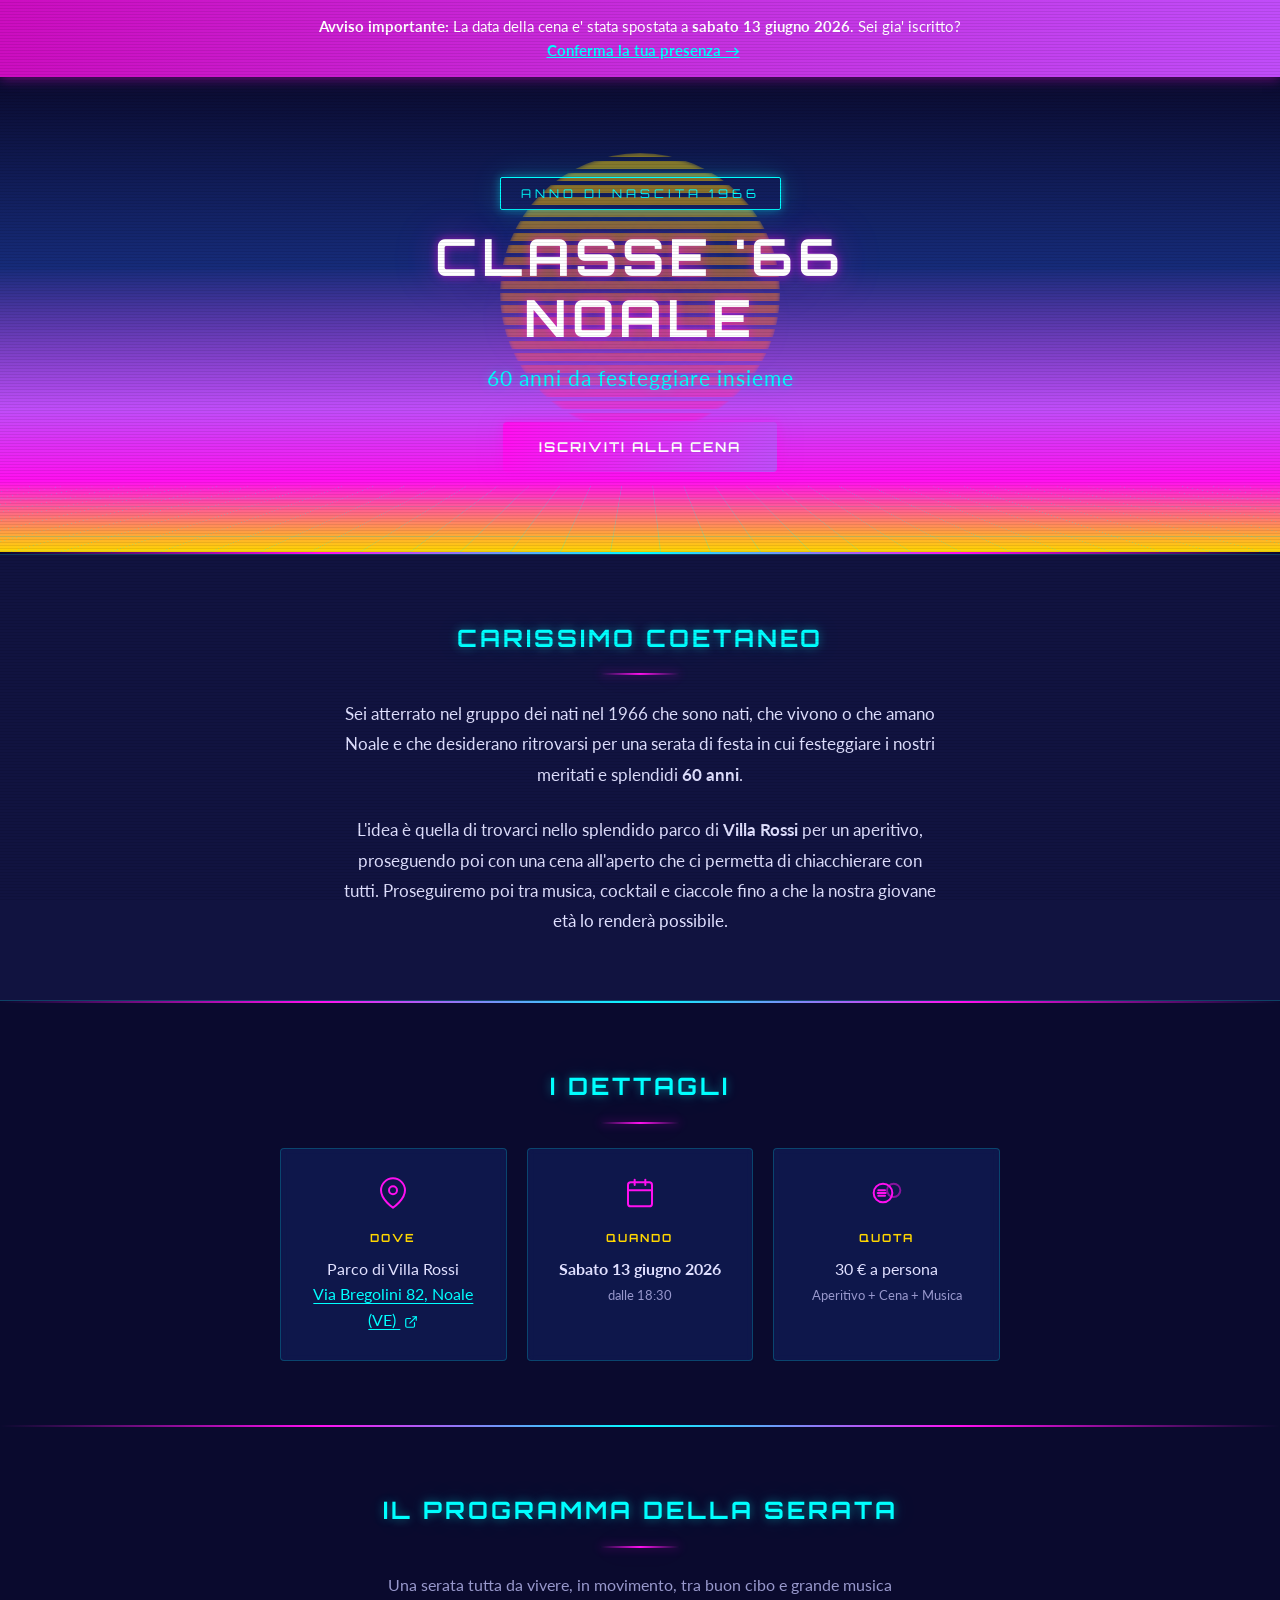
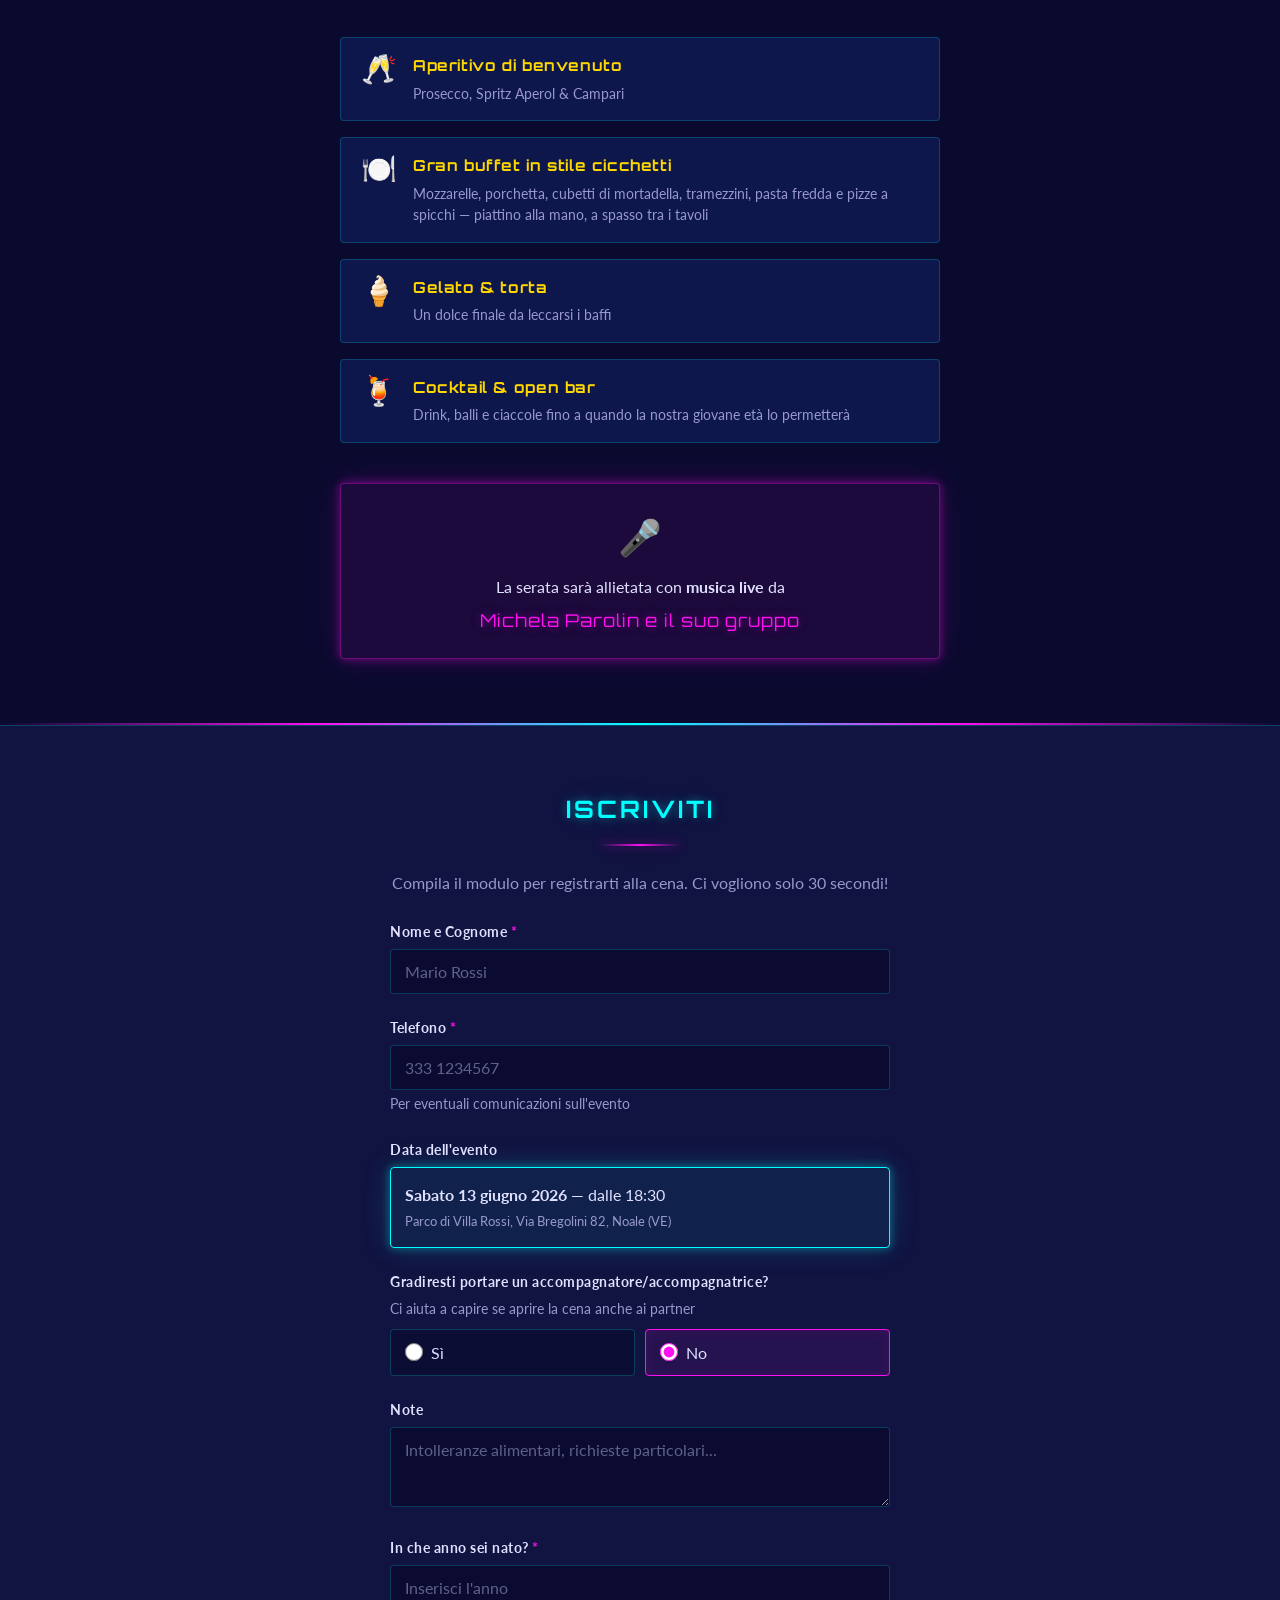
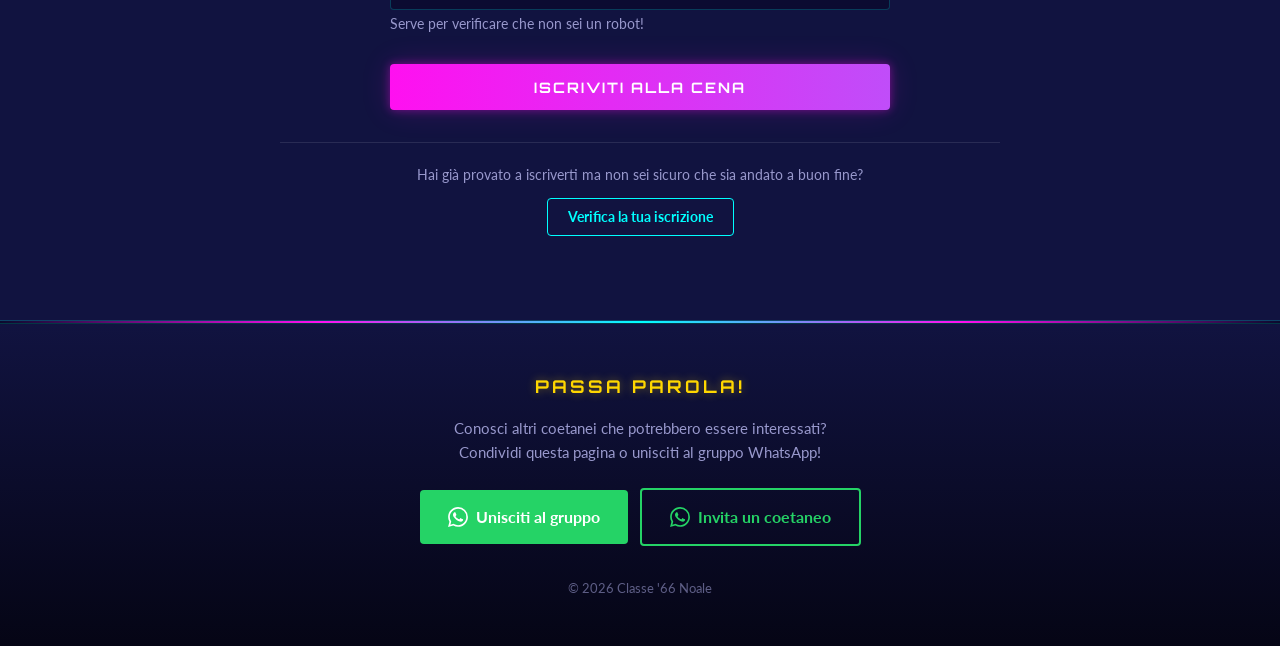
<file: index.html>
<!DOCTYPE html>
<html lang="it">
<head>
  <meta charset="UTF-8">
  <meta name="viewport" content="width=device-width, initial-scale=1.0">
  <title>Classe 1966 Noale — 60 anni da festeggiare insieme</title>
  <meta name="description" content="Cena di classe per i nati nel 1966 a Noale. Festeggiamo insieme i nostri 60 anni presso Villa Rossi!">

  <!-- Open Graph -->
  <meta property="og:title" content="Classe 1966 Noale — 60 anni insieme">
  <meta property="og:description" content="Sei del '66 e ami Noale? Festeggiamo i nostri 60 anni con una cena presso Villa Rossi!">
  <meta property="og:type" content="website">
  <meta property="og:url" content="https://noale66.it">

  <!-- Google Fonts — Orbitron (display) + Lato (body) -->
  <link rel="preconnect" href="https://fonts.googleapis.com">
  <link rel="preconnect" href="https://fonts.gstatic.com" crossorigin>
  <link href="https://fonts.googleapis.com/css2?family=Orbitron:wght@400;700;900&family=Lato:wght@400;700&display=swap" rel="stylesheet">

  <link rel="stylesheet" href="css/style.css">
</head>
<body>

  <!-- ===== AVVISO CAMBIO DATA ===== -->
  <div class="banner-avviso">
    <div class="container">
      <strong>Avviso importante:</strong>
      La data della cena e' stata spostata a <strong>sabato 13 giugno 2026</strong>.
      Sei gia' iscritto?
      <a href="conferma.html" class="banner-avviso__link">Conferma la tua presenza &rarr;</a>
    </div>
  </div>

  <!-- ===== HERO ===== -->
  <header class="hero">
    <div class="container">
      <span class="hero__year">Anno di nascita 1966</span>
      <h1 class="hero__title">Classe '66<br>Noale</h1>
      <p class="hero__subtitle">60 anni da festeggiare insieme</p>
      <a href="#iscrizione" class="hero__cta">Iscriviti alla cena</a>
    </div>
  </header>

  <hr class="neon-divider">

  <!-- ===== BENVENUTO ===== -->
  <section class="benvenuto" id="benvenuto">
    <!-- Sfondo: vinili / dischi -->
    <div class="section-bg" style="background-image:url('https://images.unsplash.com/photo-1629426958038-a4cb6e3830a0?w=1920&q=80');"></div>
    <div class="container fade-in">
      <h2 class="section-title">Carissimo coetaneo</h2>
      <p class="benvenuto__text">
        Sei atterrato nel gruppo dei nati nel 1966 che sono nati, che vivono o che amano Noale
        e che desiderano ritrovarsi per una serata di festa in cui festeggiare
        i nostri meritati e splendidi <strong>60 anni</strong>.
      </p>
      <br>
      <p class="benvenuto__text">
        L'idea è quella di trovarci nello splendido parco di <strong>Villa Rossi</strong>
        per un aperitivo, proseguendo poi con una cena all'aperto che ci permetta di chiacchierare con tutti.
        Proseguiremo poi tra musica, cocktail e ciaccole fino a che la nostra giovane età lo renderà possibile.
      </p>
    </div>
  </section>

  <hr class="neon-divider">

  <!-- ===== DETTAGLI ===== -->
  <section class="dettagli" id="dettagli">
    <!-- Sfondo: sintetizzatore vintage -->
    <div class="section-bg" style="background-image:url('https://images.unsplash.com/photo-1761503796415-aa4b68ea6bb7?w=1920&q=80');"></div>
    <div class="container fade-in">
      <h2 class="section-title">I dettagli</h2>
      <div class="dettagli__grid">
        <div class="dettagli__card">
          <!-- Icona: pin/location stilizzata -->
          <div class="dettagli__card-icon">
            <svg width="32" height="32" viewBox="0 0 24 24" fill="none" stroke="currentColor" stroke-width="1.5" stroke-linecap="round" stroke-linejoin="round"><path d="M21 10c0 7-9 13-9 13s-9-6-9-13a9 9 0 0118 0z"/><circle cx="12" cy="10" r="3"/></svg>
          </div>
          <div class="dettagli__card-label">Dove</div>
          <div class="dettagli__card-value">
            Parco di Villa Rossi<br>
            <a href="https://www.google.com/maps/search/Parrucchiera+Monica+Via+Bregolini+82+Noale" target="_blank" rel="noopener" class="dettagli__map-link">
              Via Bregolini 82, Noale (VE)
              <svg width="14" height="14" viewBox="0 0 24 24" fill="none" stroke="currentColor" stroke-width="2" stroke-linecap="round" stroke-linejoin="round" style="vertical-align:middle;margin-left:4px;"><path d="M18 13v6a2 2 0 01-2 2H5a2 2 0 01-2-2V8a2 2 0 012-2h6"/><polyline points="15 3 21 3 21 9"/><line x1="10" y1="14" x2="21" y2="3"/></svg>
            </a>
          </div>
        </div>
        <div class="dettagli__card">
          <!-- Icona: calendario/orologio -->
          <div class="dettagli__card-icon">
            <svg width="32" height="32" viewBox="0 0 24 24" fill="none" stroke="currentColor" stroke-width="1.5" stroke-linecap="round" stroke-linejoin="round"><rect x="3" y="4" width="18" height="18" rx="2" ry="2"/><line x1="16" y1="2" x2="16" y2="6"/><line x1="8" y1="2" x2="8" y2="6"/><line x1="3" y1="10" x2="21" y2="10"/></svg>
          </div>
          <div class="dettagli__card-label">Quando</div>
          <div class="dettagli__card-value">
            <strong>Sabato 13 giugno 2026</strong><br>
            <small>dalle 18:30</small>
          </div>
        </div>
        <div class="dettagli__card">
          <!-- Icona: monete/euro -->
          <div class="dettagli__card-icon">
            <svg width="32" height="32" viewBox="0 0 24 24" fill="none" stroke="currentColor" stroke-width="1.5" stroke-linecap="round" stroke-linejoin="round"><circle cx="9" cy="12" r="7"/><path d="M5 12h6"/><path d="M5.5 10h5"/><path d="M5.5 14h5"/><circle cx="17" cy="10" r="5" opacity="0.5"/></svg>
          </div>
          <div class="dettagli__card-label">Quota</div>
          <div class="dettagli__card-value">
            30 &euro; a persona<br>
            <small>Aperitivo + Cena + Musica</small>
          </div>
        </div>
      </div>
    </div>
  </section>

  <hr class="neon-divider">

  <!-- ===== PROGRAMMA ===== -->
  <section class="programma" id="programma">
    <div class="section-bg" style="background-image:url('https://images.unsplash.com/photo-1514525253161-7a46d19cd819?w=1920&q=80');"></div>
    <div class="container fade-in">
      <h2 class="section-title">Il programma della serata</h2>
      <p style="text-align:center; color:var(--color-text-light); margin-bottom:40px;">Una serata tutta da vivere, in movimento, tra buon cibo e grande musica</p>

      <ul class="programma__lista">
        <li class="programma__item">
          <span class="programma__item-icon">🥂</span>
          <div>
            <strong class="programma__item-title">Aperitivo di benvenuto</strong>
            <span class="programma__item-desc">Prosecco, Spritz Aperol &amp; Campari</span>
          </div>
        </li>
        <li class="programma__item">
          <span class="programma__item-icon">🍽️</span>
          <div>
            <strong class="programma__item-title">Gran buffet in stile cicchetti</strong>
            <span class="programma__item-desc">Mozzarelle, porchetta, cubetti di mortadella, tramezzini, pasta fredda e pizze a spicchi — piattino alla mano, a spasso tra i tavoli</span>
          </div>
        </li>
        <li class="programma__item">
          <span class="programma__item-icon">🍦</span>
          <div>
            <strong class="programma__item-title">Gelato &amp; torta</strong>
            <span class="programma__item-desc">Un dolce finale da leccarsi i baffi</span>
          </div>
        </li>
        <li class="programma__item">
          <span class="programma__item-icon">🍹</span>
          <div>
            <strong class="programma__item-title">Cocktail &amp; open bar</strong>
            <span class="programma__item-desc">Drink, balli e ciaccole fino a quando la nostra giovane età lo permetterà</span>
          </div>
        </li>
      </ul>

      <div class="programma__musica">
        <div class="programma__musica-icon">🎤</div>
        <p class="programma__musica-text">La serata sarà allietata con <strong>musica live</strong> da<br><span class="programma__musica-artista">Michela Parolin e il suo gruppo</span></p>
      </div>
    </div>
  </section>

  <hr class="neon-divider">

  <!-- ===== ISCRIZIONE ===== -->
  <section class="iscrizione" id="iscrizione">
    <!-- Sfondo: cassette audio -->
    <div class="section-bg" style="background-image:url('https://images.unsplash.com/photo-1763336317199-bcd80aaf3071?w=1920&q=80');"></div>
    <div class="container fade-in">
      <h2 class="section-title">Iscriviti</h2>
      <p style="text-align:center; margin-bottom:24px; color:var(--color-text-light);">
        Compila il modulo per registrarti alla cena. Ci vogliono solo 30 secondi!
      </p>

      <form class="form" id="registrationForm" novalidate>
        <!-- Nome -->
        <div class="form__group">
          <label class="form__label form__label--required" for="nome">Nome e Cognome</label>
          <input class="form__input" type="text" id="nome" name="nome" required autocomplete="name" placeholder="Mario Rossi">
        </div>

        <!-- Telefono -->
        <div class="form__group">
          <label class="form__label form__label--required" for="telefono">Telefono</label>
          <input class="form__input" type="tel" id="telefono" name="telefono" required autocomplete="tel" placeholder="333 1234567">
          <span class="form__hint">Per eventuali comunicazioni sull'evento</span>
        </div>

        <!-- Data evento (fissa) -->
        <div class="form__group">
          <label class="form__label">Data dell'evento</label>
          <div class="form__info-box">
            <strong>Sabato 13 giugno 2026</strong> &mdash; dalle 18:30<br>
            <small>Parco di Villa Rossi, Via Bregolini 82, Noale (VE)</small>
          </div>
        </div>

        <!-- Accompagnatore (solo sì/no) -->
        <div class="form__group">
          <label class="form__label">Gradiresti portare un accompagnatore/accompagnatrice?</label>
          <span class="form__hint" style="margin-bottom:8px; display:block;">Ci aiuta a capire se aprire la cena anche ai partner</span>
          <div class="form__radio-group">
            <label class="form__radio-label">
              <input type="radio" name="accompagnatore" value="si">
              Sì
            </label>
            <label class="form__radio-label">
              <input type="radio" name="accompagnatore" value="no" checked>
              No
            </label>
          </div>
        </div>

        <!-- Note -->
        <div class="form__group">
          <label class="form__label" for="note">Note</label>
          <textarea class="form__textarea" id="note" name="note" placeholder="Intolleranze alimentari, richieste particolari..."></textarea>
        </div>

        <!-- Anti-bot -->
        <div class="form__group">
          <label class="form__label form__label--required" for="annoNascita">In che anno sei nato?</label>
          <input class="form__input" type="text" id="annoNascita" name="annoNascita" required placeholder="Inserisci l'anno" inputmode="numeric" maxlength="4">
          <span class="form__hint">Serve per verificare che non sei un robot!</span>
        </div>

        <!-- Honeypot (campo nascosto anti-bot aggiuntivo) -->
        <div style="position:absolute;left:-9999px;" aria-hidden="true">
          <input type="text" name="fax_number" tabindex="-1" autocomplete="nope">
        </div>

        <button type="submit" class="form__submit" id="submitBtn">
          Iscriviti alla cena
        </button>

        <div class="form__message" id="formMessage"></div>
      </form>

      <!-- Verifica iscrizione -->
      <div class="verifica-box" style="margin-top:32px; text-align:center; padding:20px; border-top:1px solid rgba(255,255,255,0.1);">
        <p style="color:var(--color-text-light); margin-bottom:12px; font-size:0.9rem;">
          Hai già provato a iscriverti ma non sei sicuro che sia andato a buon fine?
        </p>
        <button type="button" class="btn btn--outline" id="verificaToggle" style="font-size:0.85rem;">Verifica la tua iscrizione</button>
        <div id="verificaForm" style="display:none; margin-top:16px;">
          <div class="form__group" style="max-width:320px; margin:0 auto;">
            <input class="form__input" type="tel" id="verificaTelefono" placeholder="Il tuo numero di telefono" autocomplete="tel">
          </div>
          <button type="button" class="btn btn--primary" id="verificaBtn" style="font-size:0.85rem; margin-top:8px;">Verifica</button>
          <div class="form__message" id="verificaMessage" style="margin-top:12px;"></div>
        </div>
      </div>
    </div>
  </section>

  <hr class="neon-divider">

  <!-- ===== FOOTER / WHATSAPP ===== -->
  <footer class="footer" id="contatti">
    <div class="container">
      <h2 class="footer__title">Passa parola!</h2>
      <p class="footer__text">
        Conosci altri coetanei che potrebbero essere interessati?<br>
        Condividi questa pagina o unisciti al gruppo WhatsApp!
      </p>
      <div class="footer__buttons">
        <a href="https://chat.whatsapp.com/KNoIQ4f5smp1BEeRD9IEGm?mode=gi_t"
           class="btn-whatsapp" target="_blank" rel="noopener">
          <svg width="20" height="20" viewBox="0 0 24 24" fill="currentColor"><path d="M17.472 14.382c-.297-.149-1.758-.867-2.03-.967-.273-.099-.471-.148-.67.15-.197.297-.767.966-.94 1.164-.173.199-.347.223-.644.075-.297-.15-1.255-.463-2.39-1.475-.883-.788-1.48-1.761-1.653-2.059-.173-.297-.018-.458.13-.606.134-.133.298-.347.446-.52.149-.174.198-.298.298-.497.099-.198.05-.371-.025-.52-.075-.149-.669-1.612-.916-2.207-.242-.579-.487-.5-.669-.51-.173-.008-.371-.01-.57-.01-.198 0-.52.074-.792.372-.272.297-1.04 1.016-1.04 2.479 0 1.462 1.065 2.875 1.213 3.074.149.198 2.096 3.2 5.077 4.487.709.306 1.262.489 1.694.625.712.227 1.36.195 1.871.118.571-.085 1.758-.719 2.006-1.413.248-.694.248-1.289.173-1.413-.074-.124-.272-.198-.57-.347m-5.421 7.403h-.004a9.87 9.87 0 01-5.031-1.378l-.361-.214-3.741.982.998-3.648-.235-.374a9.86 9.86 0 01-1.51-5.26c.001-5.45 4.436-9.884 9.888-9.884 2.64 0 5.122 1.03 6.988 2.898a9.825 9.825 0 012.893 6.994c-.003 5.45-4.437 9.884-9.885 9.884m8.413-18.297A11.815 11.815 0 0012.05 0C5.495 0 .16 5.335.157 11.892c0 2.096.547 4.142 1.588 5.945L.057 24l6.305-1.654a11.882 11.882 0 005.683 1.448h.005c6.554 0 11.89-5.335 11.893-11.893a11.821 11.821 0 00-3.48-8.413z"/></svg>
          Unisciti al gruppo
        </a>
        <a href="#" class="btn-whatsapp btn-whatsapp--outline" id="shareWhatsapp">
          <svg width="20" height="20" viewBox="0 0 24 24" fill="currentColor"><path d="M17.472 14.382c-.297-.149-1.758-.867-2.03-.967-.273-.099-.471-.148-.67.15-.197.297-.767.966-.94 1.164-.173.199-.347.223-.644.075-.297-.15-1.255-.463-2.39-1.475-.883-.788-1.48-1.761-1.653-2.059-.173-.297-.018-.458.13-.606.134-.133.298-.347.446-.52.149-.174.198-.298.298-.497.099-.198.05-.371-.025-.52-.075-.149-.669-1.612-.916-2.207-.242-.579-.487-.5-.669-.51-.173-.008-.371-.01-.57-.01-.198 0-.52.074-.792.372-.272.297-1.04 1.016-1.04 2.479 0 1.462 1.065 2.875 1.213 3.074.149.198 2.096 3.2 5.077 4.487.709.306 1.262.489 1.694.625.712.227 1.36.195 1.871.118.571-.085 1.758-.719 2.006-1.413.248-.694.248-1.289.173-1.413-.074-.124-.272-.198-.57-.347m-5.421 7.403h-.004a9.87 9.87 0 01-5.031-1.378l-.361-.214-3.741.982.998-3.648-.235-.374a9.86 9.86 0 01-1.51-5.26c.001-5.45 4.436-9.884 9.888-9.884 2.64 0 5.122 1.03 6.988 2.898a9.825 9.825 0 012.893 6.994c-.003 5.45-4.437 9.884-9.885 9.884m8.413-18.297A11.815 11.815 0 0012.05 0C5.495 0 .16 5.335.157 11.892c0 2.096.547 4.142 1.588 5.945L.057 24l6.305-1.654a11.882 11.882 0 005.683 1.448h.005c6.554 0 11.89-5.335 11.893-11.893a11.821 11.821 0 00-3.48-8.413z"/></svg>
          Invita un coetaneo
        </a>
      </div>
      <p class="footer__copy">&copy; 2026 Classe '66 Noale</p>
    </div>
  </footer>

  <script src="js/main.js?v=5"></script>
</body>
</html>
</file>
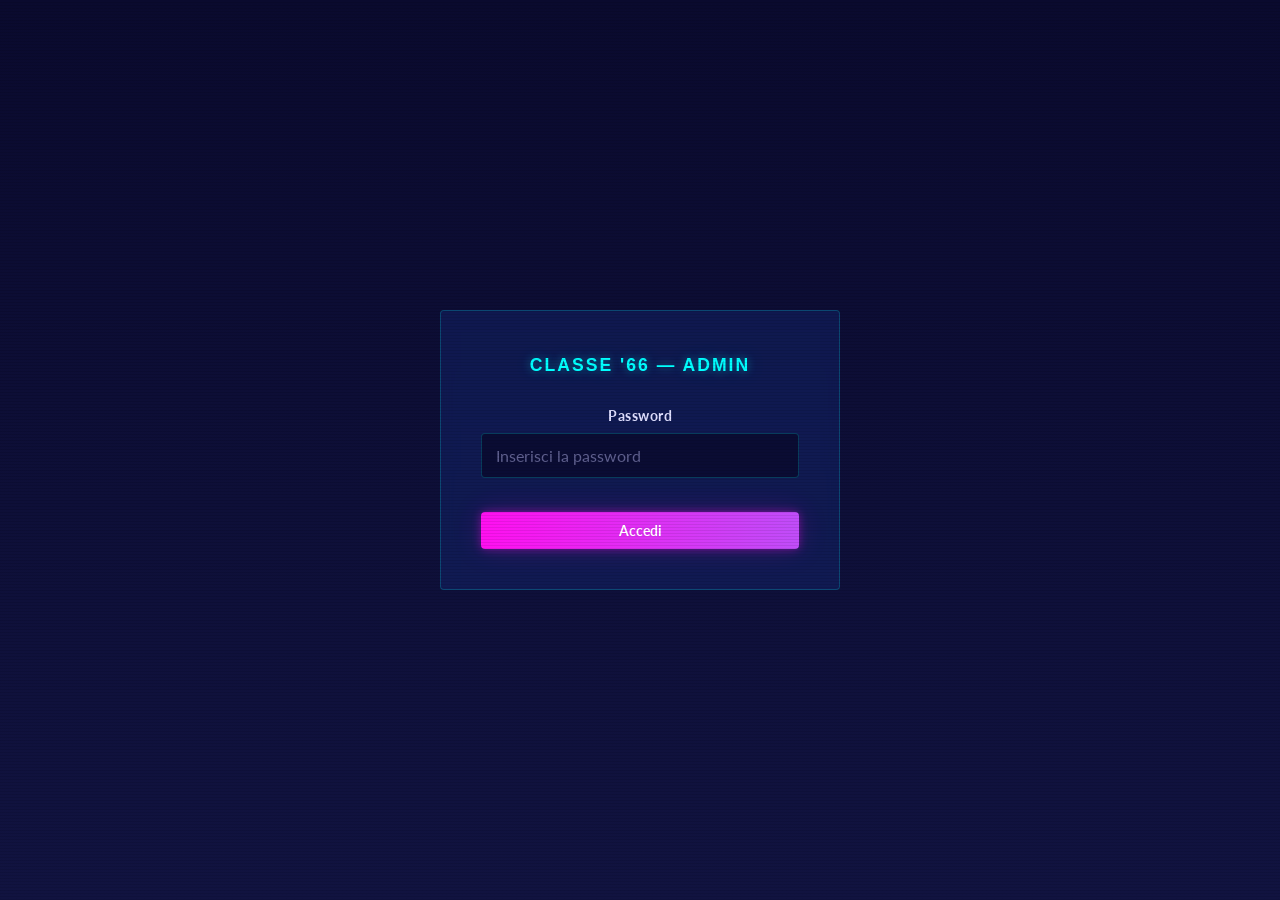
<file: admin.html>
<!DOCTYPE html>
<html lang="it">
<head>
  <meta charset="UTF-8">
  <meta name="viewport" content="width=device-width, initial-scale=1.0">
  <title>Admin — Classe 1966 Noale</title>
  <meta name="robots" content="noindex, nofollow">

  <link rel="preconnect" href="https://fonts.googleapis.com">
  <link rel="preconnect" href="https://fonts.gstatic.com" crossorigin>
  <link href="https://fonts.googleapis.com/css2?family=Playfair+Display:wght@400;700&family=Lato:wght@400;700&display=swap" rel="stylesheet">

  <link rel="stylesheet" href="css/style.css">
</head>
<body>

  <!-- ===== LOGIN ===== -->
  <div class="admin-login" id="loginSection">
    <div class="admin-login__box">
      <h1>Classe '66 — Admin</h1>
      <div class="form__group">
        <label class="form__label" for="adminPassword">Password</label>
        <input class="form__input" type="password" id="adminPassword" placeholder="Inserisci la password">
      </div>
      <button class="btn btn--primary" style="width:100%; margin-top:12px;" id="loginBtn">Accedi</button>
      <div class="form__message" id="loginMessage"></div>
    </div>
  </div>

  <!-- ===== DASHBOARD ===== -->
  <div class="admin-dashboard container" id="dashboardSection" style="display:none;">
    <h1 class="section-title" style="margin-bottom:32px;">Dashboard Iscrizioni</h1>

    <!-- Statistiche -->
    <div class="stats-grid" id="statsGrid">
      <div class="stat-card">
        <div class="stat-card__number" id="statTotale">-</div>
        <div class="stat-card__label">Iscritti totali</div>
      </div>
      <div class="stat-card">
        <div class="stat-card__number" id="statAccompagnatori">-</div>
        <div class="stat-card__label">Gradirebbero accomp.</div>
      </div>
      <div class="stat-card" style="border-color: var(--color-success);">
        <div class="stat-card__number" id="statConfermaSi" style="color: var(--color-success); text-shadow: 0 0 10px rgba(0,255,136,0.4);">-</div>
        <div class="stat-card__label">Confermano SAB 13</div>
      </div>
      <div class="stat-card" style="border-color: var(--color-error);">
        <div class="stat-card__number" id="statConfermaNo" style="color: var(--color-error); text-shadow: 0 0 10px rgba(255,63,63,0.4);">-</div>
        <div class="stat-card__label">Non possono venire</div>
      </div>
      <div class="stat-card" style="border-color: var(--color-gold);">
        <div class="stat-card__number" id="statConfermaAttesa" style="color: var(--color-gold); text-shadow: 0 0 10px rgba(255,215,0,0.4);">-</div>
        <div class="stat-card__label">Non hanno risposto</div>
      </div>
    </div>

    <!-- Pannello messaggio WhatsApp -->
    <div class="whatsapp-generator">
      <h3 class="section-title" style="font-size:0.9rem; margin-bottom:12px;">Messaggio WhatsApp per gli iscritti</h3>
      <p style="font-size:0.85rem; color:var(--color-text-light); margin-bottom:12px;">
        Nella tabella trovi l'icona WhatsApp accanto ad ogni numero: aprira' una chat con il messaggio gia' personalizzato col nome della persona.
        Oppure copia il testo generico qui sotto per inviarlo alla tua lista broadcast.
      </p>
      <textarea class="form__textarea" id="whatsappMsgGenerico" rows="6" readonly style="font-size:0.85rem; margin-bottom:8px;"></textarea>
      <button class="btn btn--outline" id="copyMsgBtn" style="font-size:0.85rem;">Copia messaggio</button>
      <div class="form__message" id="copyMsgFeedback" style="margin-top:8px;"></div>
    </div>

    <!-- Toolbar -->
    <div class="admin-toolbar">
      <div>
        <button class="btn btn--outline" id="refreshBtn">Aggiorna dati</button>
        <button class="btn btn--outline" id="exportCsvBtn">Esporta CSV</button>
      </div>
      <button class="btn btn--outline" id="logoutBtn" style="border-color:var(--color-text-light); color:var(--color-text-light);">Esci</button>
    </div>

    <!-- Tabella -->
    <div class="table-wrapper">
      <table class="admin-table" id="registrationsTable">
        <thead>
          <tr>
            <th>#</th>
            <th>Data iscrizione</th>
            <th>Nome</th>
            <th>Telefono</th>
            <th>Accomp.</th>
            <th>Conferma 13/6</th>
            <th>Note</th>
            <th>Azioni</th>
          </tr>
        </thead>
        <tbody id="tableBody">
          <tr><td colspan="8" style="text-align:center; padding:24px;">Caricamento...</td></tr>
        </tbody>
      </table>
    </div>
  </div>

  <script src="js/admin.js"></script>
</body>
</html>
</file>
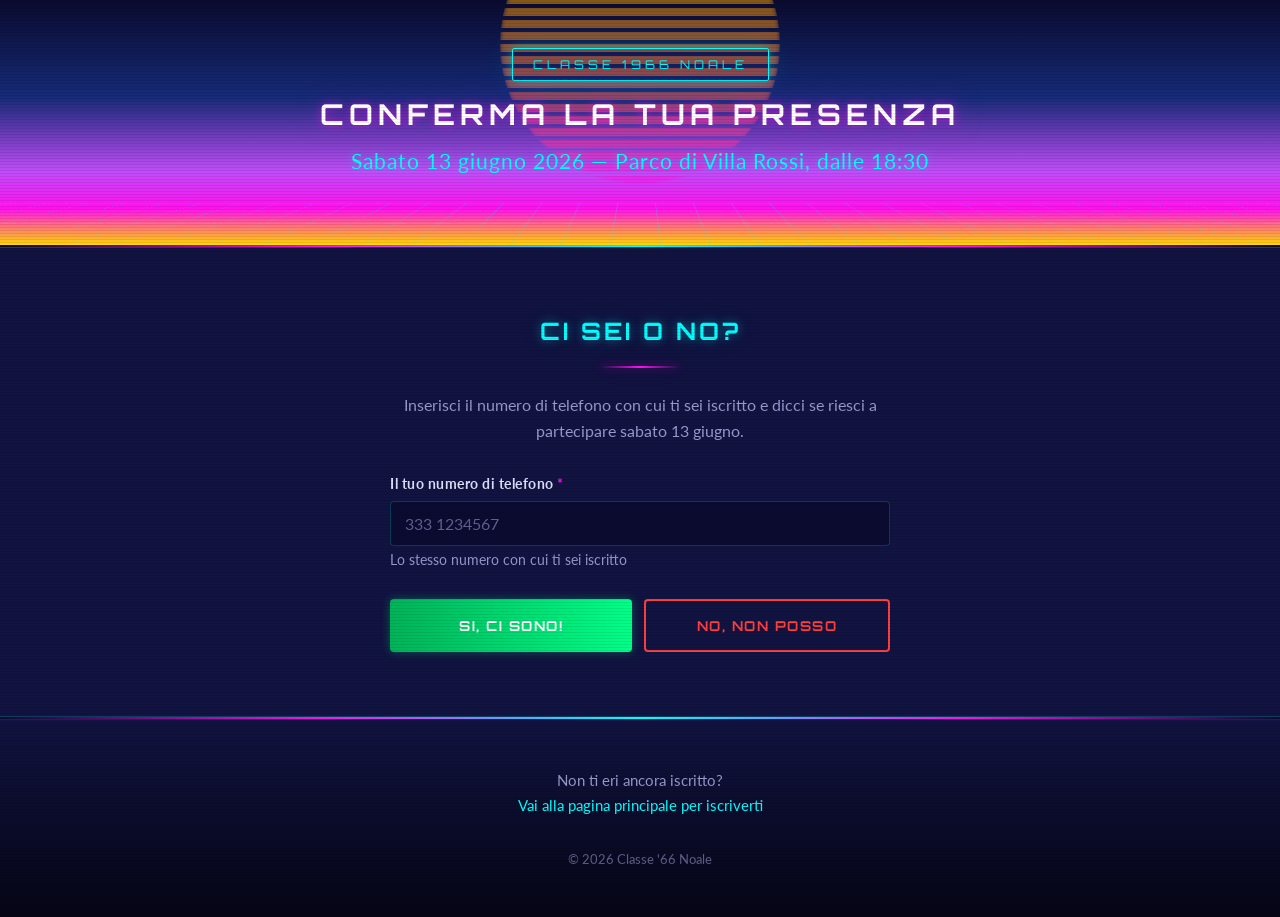
<file: conferma.html>
<!DOCTYPE html>
<html lang="it">
<head>
  <meta charset="UTF-8">
  <meta name="viewport" content="width=device-width, initial-scale=1.0">
  <title>Conferma presenza — Classe 1966 Noale</title>
  <meta name="robots" content="noindex, nofollow">

  <link rel="preconnect" href="https://fonts.googleapis.com">
  <link rel="preconnect" href="https://fonts.gstatic.com" crossorigin>
  <link href="https://fonts.googleapis.com/css2?family=Orbitron:wght@400;700;900&family=Lato:wght@400;700&display=swap" rel="stylesheet">

  <link rel="stylesheet" href="css/style.css">
</head>
<body>

  <!-- ===== HERO mini ===== -->
  <header class="hero" style="padding: 48px 0 40px;">
    <div class="container">
      <span class="hero__year">Classe 1966 Noale</span>
      <h1 class="hero__title" style="font-size:1.8rem;">Conferma la tua presenza</h1>
      <p class="hero__subtitle">Sabato 13 giugno 2026 &mdash; Parco di Villa Rossi, dalle 18:30</p>
    </div>
  </header>

  <hr class="neon-divider">

  <!-- ===== FORM CONFERMA ===== -->
  <section class="iscrizione" id="confermaSection">
    <div class="container fade-in">
      <h2 class="section-title">Ci sei o no?</h2>
      <p style="text-align:center; margin-bottom:28px; color:var(--color-text-light); max-width:480px; margin-left:auto; margin-right:auto;">
        Inserisci il numero di telefono con cui ti sei iscritto e dicci se riesci a partecipare sabato 13 giugno.
      </p>

      <div class="form" id="confermaForm">
        <div class="form__group">
          <label class="form__label form__label--required" for="telefono">Il tuo numero di telefono</label>
          <input class="form__input" type="tel" id="telefono" name="telefono" required autocomplete="tel" placeholder="333 1234567">
          <span class="form__hint">Lo stesso numero con cui ti sei iscritto</span>
        </div>

        <div style="display:flex; gap:12px; margin-top:28px;">
          <button type="button" class="btn-conferma btn-conferma--si" id="btnSi">
            Si, ci sono!
          </button>
          <button type="button" class="btn-conferma btn-conferma--no" id="btnNo">
            No, non posso
          </button>
        </div>

        <div class="form__message" id="confermaMessage" style="margin-top:20px;"></div>
      </div>

      <div id="confermaEsito" style="display:none; text-align:center; padding:32px 0;">
        <p id="esitoTesto" style="font-size:1.1rem; font-weight:700; margin-bottom:16px;"></p>
        <a href="index.html" class="btn btn--outline" style="font-size:0.9rem;">Torna alla pagina principale</a>
      </div>
    </div>
  </section>

  <hr class="neon-divider">

  <!-- ===== FOOTER ===== -->
  <footer class="footer">
    <div class="container">
      <p class="footer__text">
        Non ti eri ancora iscritto?<br>
        <a href="index.html">Vai alla pagina principale per iscriverti</a>
      </p>
      <p class="footer__copy">&copy; 2026 Classe '66 Noale</p>
    </div>
  </footer>

  <script src="js/conferma.js"></script>
</body>
</html>
</file>
<file: css/style.css>
/* ======================
   NOALE66 — Stile New Wave '80s
   Mobile-first
   ====================== */

/* --- Reset & Base --- */
*, *::before, *::after {
  box-sizing: border-box;
  margin: 0;
  padding: 0;
}

:root {
  --color-bg: #0A0A2E;
  --color-bg-alt: #111340;
  --color-bg-card: rgba(22, 43, 121, 0.4);
  --color-primary: #FF10F0;
  --color-primary-dark: #cc0dc0;
  --color-accent: #00FFFF;
  --color-gold: #FFD700;
  --color-purple: #C04DF9;
  --color-text: #E0E0FF;
  --color-text-light: #9898cc;
  --color-cream: rgba(255, 255, 255, 0.05);
  --color-border: rgba(0, 255, 255, 0.2);
  --color-success: #00FF88;
  --color-error: #FF3F3F;
  --font-display: 'Orbitron', 'Audiowide', sans-serif;
  --font-body: 'Lato', 'Segoe UI', sans-serif;
  --max-width: 760px;
  --radius: 4px;
  --glow-pink: 0 0 10px rgba(255, 16, 240, 0.4), 0 0 30px rgba(255, 16, 240, 0.15);
  --glow-cyan: 0 0 10px rgba(0, 255, 255, 0.4), 0 0 30px rgba(0, 255, 255, 0.15);
}

html {
  scroll-behavior: smooth;
}

body {
  font-family: var(--font-body);
  font-size: 16px;
  line-height: 1.6;
  color: var(--color-text);
  background-color: var(--color-bg);
  -webkit-font-smoothing: antialiased;
}

img {
  max-width: 100%;
  height: auto;
}

a {
  color: var(--color-accent);
  text-decoration: none;
  transition: text-shadow 0.3s ease;
}

a:hover {
  text-shadow: var(--glow-cyan);
  text-decoration: none;
}

/* --- Layout --- */
.container {
  width: 100%;
  max-width: var(--max-width);
  margin: 0 auto;
  padding: 0 20px;
}

section {
  padding: 48px 0;
  position: relative;
}

/* --- Scanlines overlay globale --- */
body::after {
  content: '';
  position: fixed;
  inset: 0;
  background: repeating-linear-gradient(
    0deg,
    rgba(0, 0, 0, 0.08) 0px,
    rgba(0, 0, 0, 0.08) 1px,
    transparent 1px,
    transparent 3px
  );
  pointer-events: none;
  z-index: 9999;
}

/* --- Section background images --- */
.section-bg {
  position: absolute;
  inset: 0;
  background-size: cover;
  background-position: center;
  opacity: 0.12;
  pointer-events: none;
  z-index: 0;
}

section > .container {
  position: relative;
  z-index: 1;
}

/* ======================
   HERO
   ====================== */
.hero {
  text-align: center;
  padding: 80px 0 64px;
  position: relative;
  overflow: hidden;
  background:
    linear-gradient(180deg,
      #0A0A2E 0%,
      #162B79 40%,
      #C04DF9 70%,
      #FF10F0 85%,
      #FFD700 100%
    );
}

/* Griglia laser prospettica */
.hero::before {
  content: '';
  position: absolute;
  bottom: 0;
  left: -50%;
  right: -50%;
  height: 45%;
  background-image:
    linear-gradient(rgba(0, 255, 255, 0.25) 1px, transparent 1px),
    linear-gradient(90deg, rgba(0, 255, 255, 0.25) 1px, transparent 1px);
  background-size: 50px 30px;
  transform: perspective(300px) rotateX(60deg);
  transform-origin: center bottom;
  pointer-events: none;
}

/* Sole al tramonto synthwave */
.hero::after {
  content: '';
  position: absolute;
  bottom: 30%;
  left: 50%;
  transform: translateX(-50%);
  width: 200px;
  height: 200px;
  border-radius: 50%;
  background: linear-gradient(180deg, #FFD700, #FFA500, #FF6347, #FF10F0);
  opacity: 0.5;
  filter: blur(2px);
  mask-image: repeating-linear-gradient(
    0deg,
    #000 0px, #000 8px,
    transparent 8px, transparent 12px
  );
  -webkit-mask-image: repeating-linear-gradient(
    0deg,
    #000 0px, #000 8px,
    transparent 8px, transparent 12px
  );
  pointer-events: none;
}

.hero__year {
  display: inline-block;
  font-family: var(--font-display);
  font-size: 0.75rem;
  letter-spacing: 4px;
  text-transform: uppercase;
  color: var(--color-accent);
  margin-bottom: 16px;
  border: 1px solid var(--color-accent);
  padding: 6px 20px;
  border-radius: 2px;
  box-shadow: var(--glow-cyan);
  position: relative;
  z-index: 1;
}

.hero__title {
  font-family: var(--font-display);
  font-size: 2.4rem;
  font-weight: 700;
  color: #fff;
  line-height: 1.2;
  margin-bottom: 12px;
  text-shadow:
    0 0 10px rgba(255, 16, 240, 0.6),
    0 0 30px rgba(255, 16, 240, 0.3),
    0 0 60px rgba(192, 77, 249, 0.2);
  text-transform: uppercase;
  letter-spacing: 3px;
  position: relative;
  z-index: 1;
}

.hero__subtitle {
  font-family: var(--font-body);
  font-size: 1.15rem;
  font-weight: 400;
  color: var(--color-accent);
  margin-bottom: 28px;
  text-shadow: var(--glow-cyan);
  letter-spacing: 1px;
  position: relative;
  z-index: 1;
}

.hero__cta {
  display: inline-block;
  background: linear-gradient(90deg, var(--color-primary), var(--color-purple));
  color: #fff;
  font-family: var(--font-display);
  font-size: 0.85rem;
  font-weight: 700;
  padding: 14px 36px;
  border-radius: var(--radius);
  text-decoration: none;
  text-transform: uppercase;
  letter-spacing: 2px;
  transition: box-shadow 0.3s, transform 0.2s;
  box-shadow: var(--glow-pink);
  position: relative;
  z-index: 1;
}

.hero__cta:hover {
  box-shadow: 0 0 20px rgba(255, 16, 240, 0.6), 0 0 50px rgba(255, 16, 240, 0.3);
  text-decoration: none;
  transform: translateY(-2px);
}

/* ======================
   BENVENUTO
   ====================== */
.benvenuto {
  background-color: var(--color-bg-alt);
  border-top: 1px solid var(--color-border);
  border-bottom: 1px solid var(--color-border);
  overflow: hidden;
}

.section-title {
  font-family: var(--font-display);
  font-size: 1.3rem;
  font-weight: 700;
  color: var(--color-accent);
  margin-bottom: 24px;
  text-align: center;
  text-transform: uppercase;
  letter-spacing: 3px;
  text-shadow: var(--glow-cyan);
}

.section-title::after {
  content: '';
  display: block;
  width: 80px;
  height: 2px;
  background: linear-gradient(90deg, transparent, var(--color-primary), transparent);
  margin: 16px auto 0;
  box-shadow: var(--glow-pink);
}

.benvenuto__text {
  font-size: 1.05rem;
  line-height: 1.8;
  color: var(--color-text);
  text-align: center;
  max-width: 600px;
  margin: 0 auto;
}

/* ======================
   DETTAGLI
   ====================== */
.dettagli {
  background-color: var(--color-bg);
  overflow: hidden;
}

.dettagli__grid {
  display: grid;
  grid-template-columns: 1fr;
  gap: 20px;
  margin-top: 24px;
}

.dettagli__card {
  background: var(--color-bg-card);
  border: 1px solid var(--color-border);
  border-radius: var(--radius);
  padding: 28px 24px;
  text-align: center;
  backdrop-filter: blur(4px);
  transition: border-color 0.3s, box-shadow 0.3s;
}

.dettagli__card:hover {
  border-color: var(--color-primary);
  box-shadow: var(--glow-pink);
}

.dettagli__card-icon {
  font-size: 1.6rem;
  margin-bottom: 10px;
  color: var(--color-primary);
  text-shadow: var(--glow-pink);
}

.dettagli__card-label {
  font-family: var(--font-display);
  font-size: 0.7rem;
  font-weight: 700;
  color: var(--color-gold);
  text-transform: uppercase;
  letter-spacing: 2px;
  margin-bottom: 8px;
}

.dettagli__card-value {
  font-size: 1rem;
  color: var(--color-text);
  line-height: 1.6;
}

.dettagli__card-value small {
  color: var(--color-text-light);
}

.dettagli__card-value em {
  color: var(--color-text-light);
}

.dettagli__map-link {
  color: var(--color-accent);
  text-decoration: underline;
  text-underline-offset: 3px;
  transition: color .2s, text-shadow .2s;
}

.dettagli__map-link:hover {
  color: #fff;
  text-shadow: var(--glow-cyan);
}

/* ======================
   ISCRIZIONE (Form)
   ====================== */
.iscrizione {
  background-color: var(--color-bg-alt);
  border-top: 1px solid var(--color-border);
  border-bottom: 1px solid var(--color-border);
  overflow: hidden;
}

.form {
  max-width: 500px;
  margin: 0 auto;
}

.form__group {
  margin-bottom: 22px;
}

.form__label {
  display: block;
  font-weight: 700;
  font-size: 0.9rem;
  color: var(--color-text);
  margin-bottom: 6px;
  letter-spacing: 0.5px;
}

.form__label--required::after {
  content: ' *';
  color: var(--color-primary);
}

.form__input,
.form__textarea,
.form__select {
  width: 100%;
  padding: 12px 14px;
  font-family: var(--font-body);
  font-size: 1rem;
  color: var(--color-text);
  background-color: rgba(10, 10, 46, 0.8);
  border: 1.5px solid var(--color-border);
  border-radius: var(--radius);
  transition: border-color 0.3s, box-shadow 0.3s;
}

.form__input::placeholder,
.form__textarea::placeholder {
  color: var(--color-text-light);
  opacity: 0.6;
}

.form__input:focus,
.form__textarea:focus,
.form__select:focus {
  outline: none;
  border-color: var(--color-accent);
  box-shadow: var(--glow-cyan);
}

.form__textarea {
  resize: vertical;
  min-height: 80px;
}

.form__radio-group {
  display: flex;
  flex-direction: column;
  gap: 10px;
}

.form__radio-label {
  display: flex;
  align-items: center;
  gap: 8px;
  font-size: 1rem;
  cursor: pointer;
  padding: 10px 14px;
  background: rgba(10, 10, 46, 0.6);
  border: 1.5px solid var(--color-border);
  border-radius: var(--radius);
  transition: border-color 0.3s, box-shadow 0.3s;
}

.form__radio-label:has(input:checked) {
  border-color: var(--color-primary);
  box-shadow: inset 0 0 15px rgba(255, 16, 240, 0.1);
  background: rgba(255, 16, 240, 0.08);
}

.form__radio-label input[type="radio"],
.form__radio-label input[type="checkbox"] {
  accent-color: var(--color-primary);
  width: 18px;
  height: 18px;
}

.form__radio-label:has(input[type="checkbox"]:checked) {
  border-color: var(--color-primary);
  box-shadow: inset 0 0 15px rgba(255, 16, 240, 0.1);
  background: rgba(255, 16, 240, 0.08);
}

.form__hint {
  font-size: 0.85rem;
  color: var(--color-text-light);
  margin-top: 4px;
}

.form__submit {
  display: block;
  width: 100%;
  padding: 14px;
  font-family: var(--font-display);
  font-size: 0.9rem;
  font-weight: 700;
  color: #fff;
  background: linear-gradient(90deg, var(--color-primary), var(--color-purple));
  border: none;
  border-radius: var(--radius);
  cursor: pointer;
  transition: box-shadow 0.3s, transform 0.2s;
  margin-top: 28px;
  text-transform: uppercase;
  letter-spacing: 2px;
  box-shadow: var(--glow-pink);
}

.form__submit:hover {
  box-shadow: 0 0 20px rgba(255, 16, 240, 0.6), 0 0 50px rgba(255, 16, 240, 0.3);
  transform: translateY(-2px);
}

.form__submit:disabled {
  background: var(--color-text-light);
  cursor: not-allowed;
  transform: none;
  box-shadow: none;
  opacity: 0.5;
}

/* --- Messaggi di feedback --- */
.form__message {
  text-align: center;
  padding: 16px;
  border-radius: var(--radius);
  font-weight: 700;
  margin-top: 16px;
  display: none;
}

.form__message--success {
  display: block;
  background-color: rgba(0, 255, 136, 0.1);
  color: var(--color-success);
  border: 1px solid var(--color-success);
  box-shadow: 0 0 10px rgba(0, 255, 136, 0.15);
}

.form__message--error {
  display: block;
  background-color: rgba(255, 63, 63, 0.1);
  color: var(--color-error);
  border: 1px solid var(--color-error);
  box-shadow: 0 0 10px rgba(255, 63, 63, 0.15);
}

/* ======================
   PROGRAMMA
   ====================== */
.programma {
  position: relative;
  padding: 64px 0;
  background: var(--color-bg);
}

.programma__lista {
  list-style: none;
  max-width: 600px;
  margin: 0 auto 40px;
  display: flex;
  flex-direction: column;
  gap: 16px;
}

.programma__item {
  display: flex;
  align-items: flex-start;
  gap: 16px;
  background: var(--color-bg-card);
  border: 1px solid var(--color-border);
  border-radius: var(--radius);
  padding: 16px 20px;
  transition: border-color 0.3s, box-shadow 0.3s;
}

.programma__item:hover {
  border-color: var(--color-accent);
  box-shadow: var(--glow-cyan);
}

.programma__item-icon {
  font-size: 1.8rem;
  flex-shrink: 0;
  line-height: 1;
}

.programma__item-title {
  display: block;
  font-family: var(--font-display);
  font-size: 0.95rem;
  color: var(--color-gold);
  letter-spacing: 0.04em;
  margin-bottom: 4px;
}

.programma__item-desc {
  display: block;
  font-size: 0.9rem;
  color: var(--color-text-light);
  line-height: 1.5;
}

.programma__musica {
  max-width: 600px;
  margin: 0 auto;
  text-align: center;
  background: rgba(255, 16, 240, 0.07);
  border: 1px solid rgba(255, 16, 240, 0.35);
  border-radius: var(--radius);
  padding: 24px 20px;
  box-shadow: var(--glow-pink);
}

.programma__musica-icon {
  font-size: 2.2rem;
  margin-bottom: 10px;
}

.programma__musica-text {
  font-size: 1rem;
  color: var(--color-text);
  line-height: 1.6;
}

.programma__musica-artista {
  display: block;
  font-family: var(--font-display);
  font-size: 1.1rem;
  color: var(--color-primary);
  margin-top: 6px;
  letter-spacing: 0.05em;
  text-shadow: var(--glow-pink);
}

/* ======================
   FOOTER / WhatsApp
   ====================== */
.footer {
  background: linear-gradient(180deg, var(--color-bg-alt), #050515);
  color: var(--color-text);
  padding: 48px 0;
  text-align: center;
  border-top: 1px solid var(--color-border);
}

.footer__title {
  font-family: var(--font-display);
  font-size: 1.1rem;
  margin-bottom: 16px;
  color: var(--color-gold);
  text-transform: uppercase;
  letter-spacing: 3px;
  text-shadow: 0 0 10px rgba(255, 215, 0, 0.4);
}

.footer__text {
  font-size: 0.95rem;
  color: var(--color-text-light);
  margin-bottom: 24px;
  line-height: 1.6;
}

.footer__buttons {
  display: flex;
  flex-direction: column;
  gap: 12px;
  align-items: center;
}

.btn-whatsapp {
  display: inline-flex;
  align-items: center;
  gap: 8px;
  padding: 14px 28px;
  font-size: 1rem;
  font-weight: 700;
  color: #fff;
  background-color: #25d366;
  border: none;
  border-radius: var(--radius);
  text-decoration: none;
  transition: box-shadow 0.3s, transform 0.2s;
  cursor: pointer;
}

.btn-whatsapp:hover {
  box-shadow: 0 0 15px rgba(37, 211, 102, 0.5);
  text-decoration: none;
  transform: translateY(-2px);
}

.btn-whatsapp--outline {
  background-color: transparent;
  border: 2px solid #25d366;
  color: #25d366;
}

.btn-whatsapp--outline:hover {
  background-color: #25d366;
  color: #fff;
}

.footer__copy {
  margin-top: 32px;
  font-size: 0.8rem;
  color: var(--color-text-light);
  opacity: 0.6;
}

/* --- Spinner --- */
.spinner {
  display: inline-block;
  width: 20px;
  height: 20px;
  border: 3px solid rgba(255, 255, 255, 0.3);
  border-top-color: var(--color-accent);
  border-radius: 50%;
  animation: spin 0.6s linear infinite;
  margin-right: 8px;
  vertical-align: middle;
}

@keyframes spin {
  to { transform: rotate(360deg); }
}

/* --- Fade-in animation --- */
.fade-in {
  opacity: 0;
  transform: translateY(20px);
  transition: opacity 0.6s ease, transform 0.6s ease;
}

.fade-in.is-visible {
  opacity: 1;
  transform: translateY(0);
}

/* --- Neon divider tra sezioni --- */
.neon-divider {
  height: 2px;
  background: linear-gradient(90deg, transparent, var(--color-primary), var(--color-accent), var(--color-primary), transparent);
  box-shadow: var(--glow-pink);
  border: none;
  margin: 0;
}

/* ======================
   Desktop (min 768px)
   ====================== */
@media (min-width: 768px) {
  .hero {
    padding: 100px 0 80px;
  }

  .hero__title {
    font-size: 3.2rem;
    letter-spacing: 5px;
  }

  .hero__subtitle {
    font-size: 1.3rem;
  }

  .hero::after {
    width: 280px;
    height: 280px;
    bottom: 25%;
  }

  .dettagli__grid {
    grid-template-columns: repeat(3, 1fr);
  }

  .form__radio-group {
    flex-direction: row;
  }

  .form__radio-label {
    flex: 1;
  }

  .footer__buttons {
    flex-direction: row;
    justify-content: center;
  }

  section {
    padding: 64px 0;
  }

  .section-title {
    font-size: 1.5rem;
  }
}

/* ======================
   Admin Dashboard
   ====================== */
.admin-login {
  min-height: 100vh;
  display: flex;
  align-items: center;
  justify-content: center;
  background: linear-gradient(180deg, var(--color-bg), var(--color-bg-alt));
}

.admin-login__box {
  background: var(--color-bg-card);
  border: 1px solid var(--color-border);
  border-radius: var(--radius);
  padding: 40px;
  width: 100%;
  max-width: 400px;
  text-align: center;
  backdrop-filter: blur(8px);
}

.admin-login__box h1 {
  font-family: var(--font-display);
  color: var(--color-accent);
  margin-bottom: 24px;
  font-size: 1.1rem;
  text-transform: uppercase;
  letter-spacing: 2px;
  text-shadow: var(--glow-cyan);
}

.admin-dashboard {
  padding: 24px 0;
  max-width: 1200px;
}

.stats-grid {
  display: grid;
  grid-template-columns: repeat(auto-fit, minmax(150px, 1fr));
  gap: 16px;
  margin-bottom: 32px;
}

.stat-card {
  background: var(--color-bg-card);
  border: 1px solid var(--color-border);
  border-radius: var(--radius);
  padding: 20px;
  text-align: center;
  transition: border-color 0.3s, box-shadow 0.3s;
}

.stat-card:hover {
  border-color: var(--color-primary);
  box-shadow: var(--glow-pink);
}

.stat-card__number {
  font-family: var(--font-display);
  font-size: 2rem;
  font-weight: 700;
  color: var(--color-primary);
  text-shadow: var(--glow-pink);
}

.stat-card__label {
  font-size: 0.85rem;
  color: var(--color-text-light);
  margin-top: 4px;
}

.admin-table {
  width: 100%;
  border-collapse: collapse;
  font-size: 0.9rem;
  background: var(--color-bg-card);
  border-radius: var(--radius);
  overflow: hidden;
  border: 1px solid var(--color-border);
}

.admin-table th {
  background-color: rgba(192, 77, 249, 0.25);
  color: var(--color-accent);
  padding: 10px 10px;
  text-align: left;
  font-weight: 700;
  font-size: 0.7rem;
  text-transform: uppercase;
  letter-spacing: 1px;
  font-family: var(--font-display);
  white-space: nowrap;
}

.admin-table td {
  padding: 8px 10px;
  border-bottom: 1px solid var(--color-border);
  color: var(--color-text);
}

.admin-table tr:last-child td {
  border-bottom: none;
}

.admin-table tr:nth-child(even) {
  background-color: rgba(22, 43, 121, 0.2);
}

.admin-table tr:hover {
  background-color: rgba(255, 16, 240, 0.05);
}

.admin-toolbar {
  display: flex;
  justify-content: space-between;
  align-items: center;
  margin-bottom: 16px;
  flex-wrap: wrap;
  gap: 12px;
}

.btn {
  display: inline-block;
  padding: 10px 20px;
  font-family: var(--font-body);
  font-size: 0.9rem;
  font-weight: 700;
  border: none;
  border-radius: var(--radius);
  cursor: pointer;
  transition: box-shadow 0.3s, background-color 0.2s;
}

.btn--primary {
  background: linear-gradient(90deg, var(--color-primary), var(--color-purple));
  color: #fff;
  box-shadow: var(--glow-pink);
}

.btn--primary:hover {
  box-shadow: 0 0 20px rgba(255, 16, 240, 0.6);
}

.btn--outline {
  background: transparent;
  border: 1.5px solid var(--color-accent);
  color: var(--color-accent);
}

.btn--outline:hover {
  background-color: rgba(0, 255, 255, 0.1);
  box-shadow: var(--glow-cyan);
}

/* --- Action buttons (admin table) --- */
.admin-actions {
  white-space: nowrap;
}

.btn-icon {
  display: inline-flex;
  align-items: center;
  justify-content: center;
  width: 32px;
  height: 32px;
  border: 1px solid var(--color-border);
  border-radius: 4px;
  background: transparent;
  cursor: pointer;
  font-size: 1rem;
  color: var(--color-text);
  transition: background-color 0.2s, border-color 0.2s, box-shadow 0.2s;
  margin: 0 2px;
}

.btn-icon--edit:hover {
  background-color: rgba(255, 215, 0, 0.15);
  border-color: var(--color-gold);
  color: var(--color-gold);
  box-shadow: 0 0 8px rgba(255, 215, 0, 0.3);
}

.btn-icon--delete:hover {
  background-color: rgba(255, 63, 63, 0.15);
  border-color: var(--color-error);
  color: var(--color-error);
  box-shadow: 0 0 8px rgba(255, 63, 63, 0.3);
}

/* --- Modal --- */
.modal-overlay {
  position: fixed;
  top: 0;
  left: 0;
  right: 0;
  bottom: 0;
  background: rgba(0, 0, 0, 0.75);
  display: flex;
  align-items: center;
  justify-content: center;
  z-index: 1000;
  padding: 20px;
}

.modal {
  background: var(--color-bg-alt);
  border: 1px solid var(--color-border);
  border-radius: var(--radius);
  padding: 32px;
  width: 100%;
  max-width: 480px;
  max-height: 90vh;
  overflow-y: auto;
  box-shadow: 0 0 30px rgba(0, 255, 255, 0.1);
}

.modal__title {
  font-family: var(--font-display);
  font-size: 1rem;
  color: var(--color-accent);
  margin-bottom: 20px;
  text-transform: uppercase;
  letter-spacing: 2px;
  text-shadow: var(--glow-cyan);
}

.modal__buttons {
  display: flex;
  gap: 12px;
  margin-top: 24px;
}

.modal__buttons .btn {
  flex: 1;
}

/* Table wrapper — always scrollable */
.table-wrapper {
  overflow-x: auto;
  -webkit-overflow-scrolling: touch;
}

.admin-table {
  min-width: 900px;
}

/* Responsive table */
@media (max-width: 600px) {
  .admin-table {
    font-size: 0.8rem;
  }

  .admin-table th,
  .admin-table td {
    padding: 8px 10px;
  }
}

/* --- Banner avviso cambio data --- */
.banner-avviso {
  background: linear-gradient(90deg, var(--color-primary-dark), var(--color-purple));
  color: #fff;
  padding: 14px 20px;
  text-align: center;
  font-size: 0.95rem;
  line-height: 1.6;
  position: relative;
  z-index: 100;
  box-shadow: 0 2px 12px rgba(255, 16, 240, 0.4);
}

.banner-avviso__link {
  color: var(--color-accent);
  font-weight: 700;
  text-decoration: underline;
  margin-left: 6px;
  white-space: nowrap;
}

.banner-avviso__link:hover {
  color: #fff;
  text-shadow: var(--glow-cyan);
}

/* --- Data statica nel form iscrizione --- */
.form__info-box {
  padding: 14px;
  background: rgba(0, 255, 255, 0.06);
  border: 1.5px solid var(--color-accent);
  border-radius: var(--radius);
  color: var(--color-text);
  font-size: 1rem;
  line-height: 1.6;
  box-shadow: var(--glow-cyan);
}

.form__info-box small {
  color: var(--color-text-light);
}

/* --- Pannello WhatsApp admin --- */
.whatsapp-generator {
  background: var(--color-bg-card);
  border: 1px solid var(--color-border);
  border-radius: var(--radius);
  padding: 20px 24px;
  margin-bottom: 24px;
}

/* --- Bottoni conferma presenza (conferma.html) --- */
.btn-conferma {
  flex: 1;
  padding: 16px;
  font-family: var(--font-display);
  font-size: 0.85rem;
  font-weight: 700;
  border: none;
  border-radius: var(--radius);
  cursor: pointer;
  text-transform: uppercase;
  letter-spacing: 1.5px;
  transition: box-shadow 0.3s, transform 0.2s;
}

.btn-conferma:disabled {
  opacity: 0.5;
  cursor: not-allowed;
  transform: none;
}

.btn-conferma--si {
  background: linear-gradient(90deg, #00b359, var(--color-success));
  color: #fff;
  box-shadow: 0 0 10px rgba(0, 255, 136, 0.3);
}

.btn-conferma--si:hover:not(:disabled) {
  box-shadow: 0 0 20px rgba(0, 255, 136, 0.5);
  transform: translateY(-2px);
}

.btn-conferma--no {
  background: transparent;
  border: 2px solid var(--color-error);
  color: var(--color-error);
}

.btn-conferma--no:hover:not(:disabled) {
  background: rgba(255, 63, 63, 0.1);
  box-shadow: 0 0 15px rgba(255, 63, 63, 0.3);
  transform: translateY(-2px);
}

/* --- Link WhatsApp inline nella tabella --- */
.wa-link {
  display: inline-block;
  margin-left: 6px;
  font-size: 1rem;
  vertical-align: middle;
  text-decoration: none;
  opacity: 0.75;
  transition: opacity 0.2s;
}

.wa-link:hover {
  opacity: 1;
  text-shadow: none;
}
</file>
